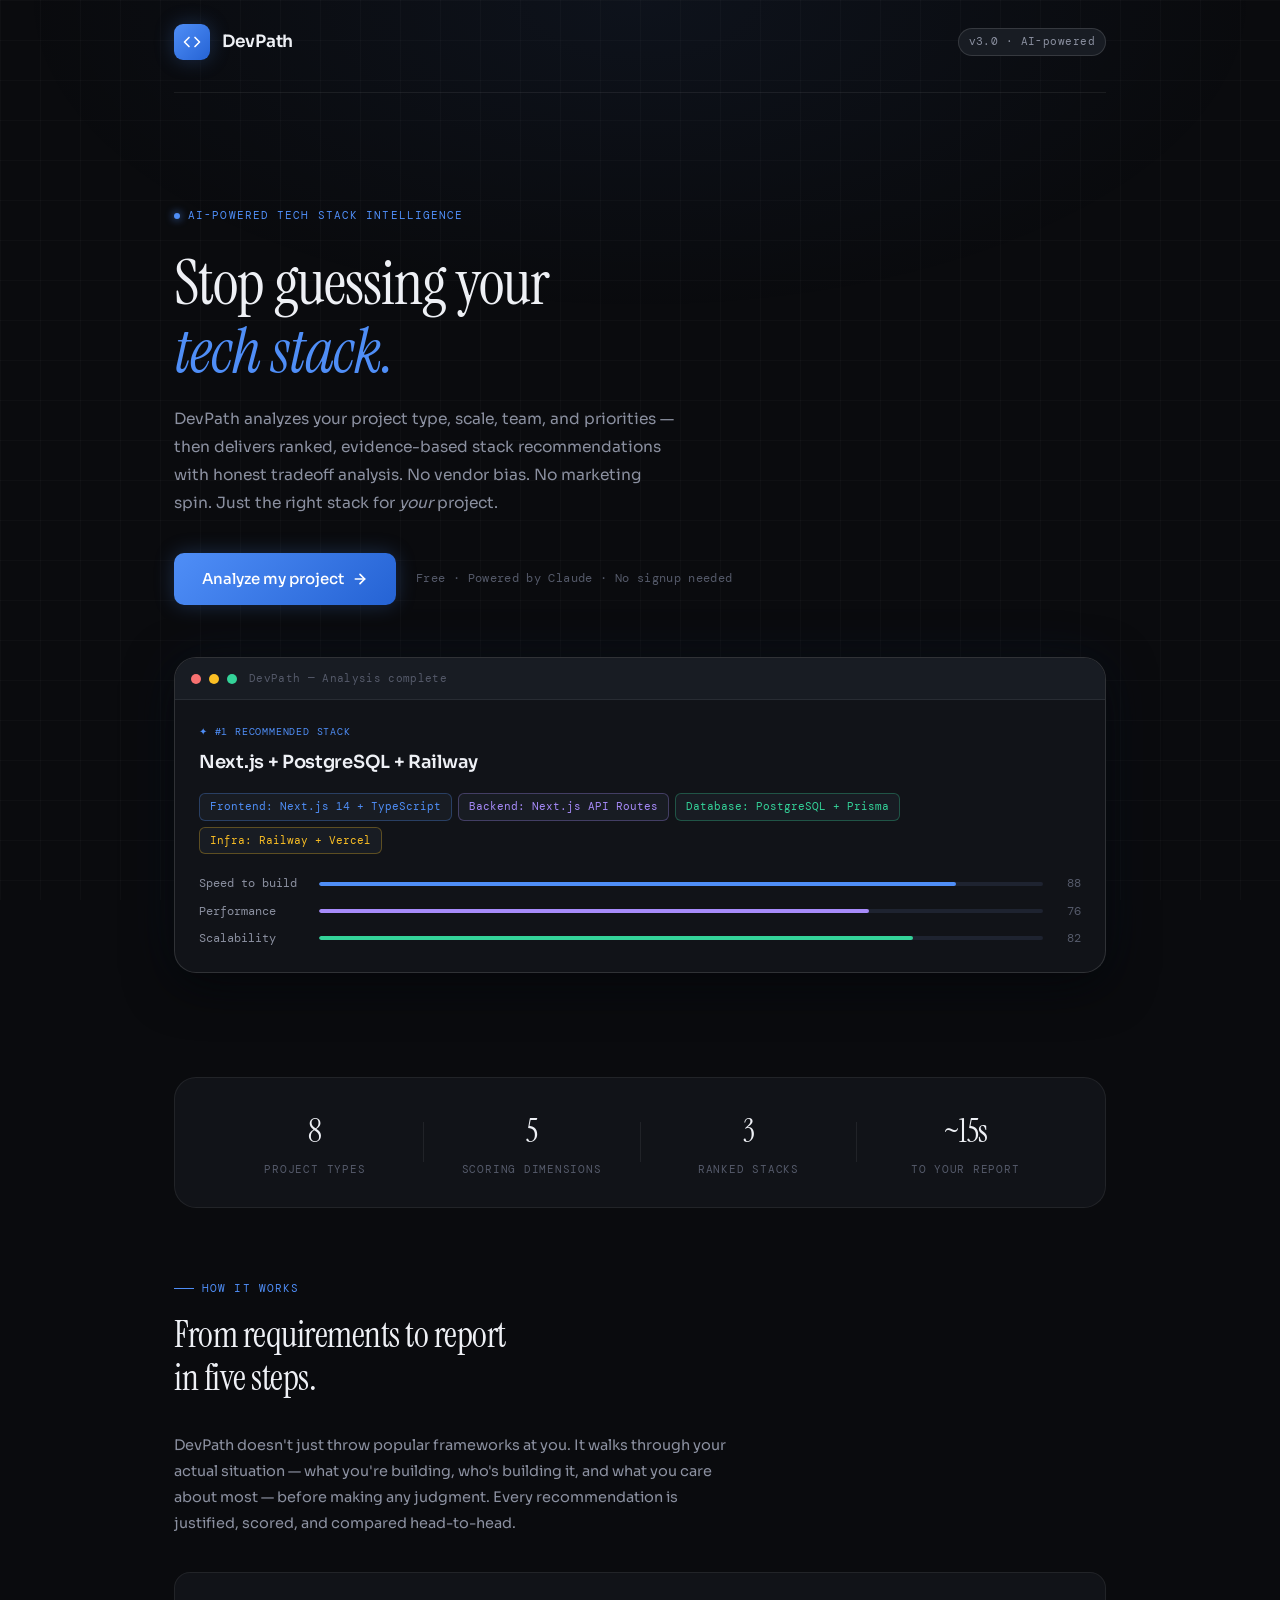
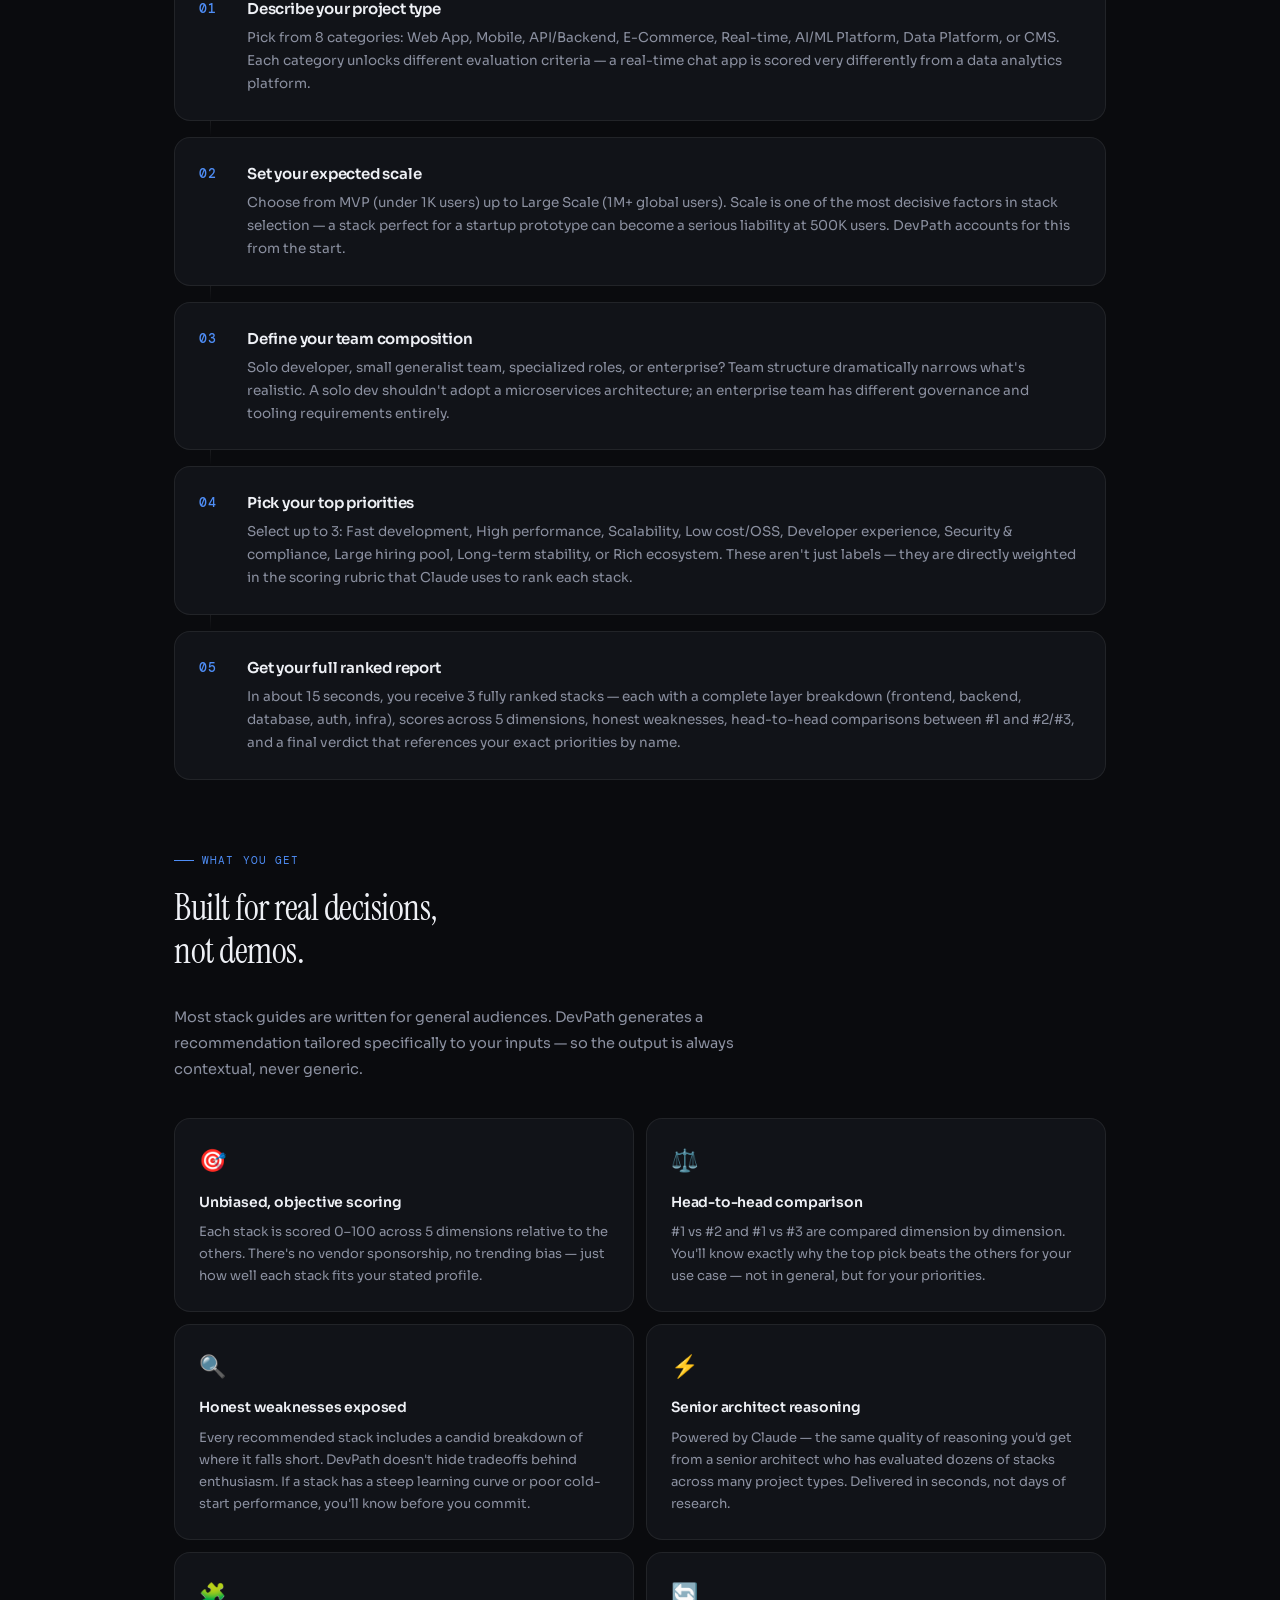
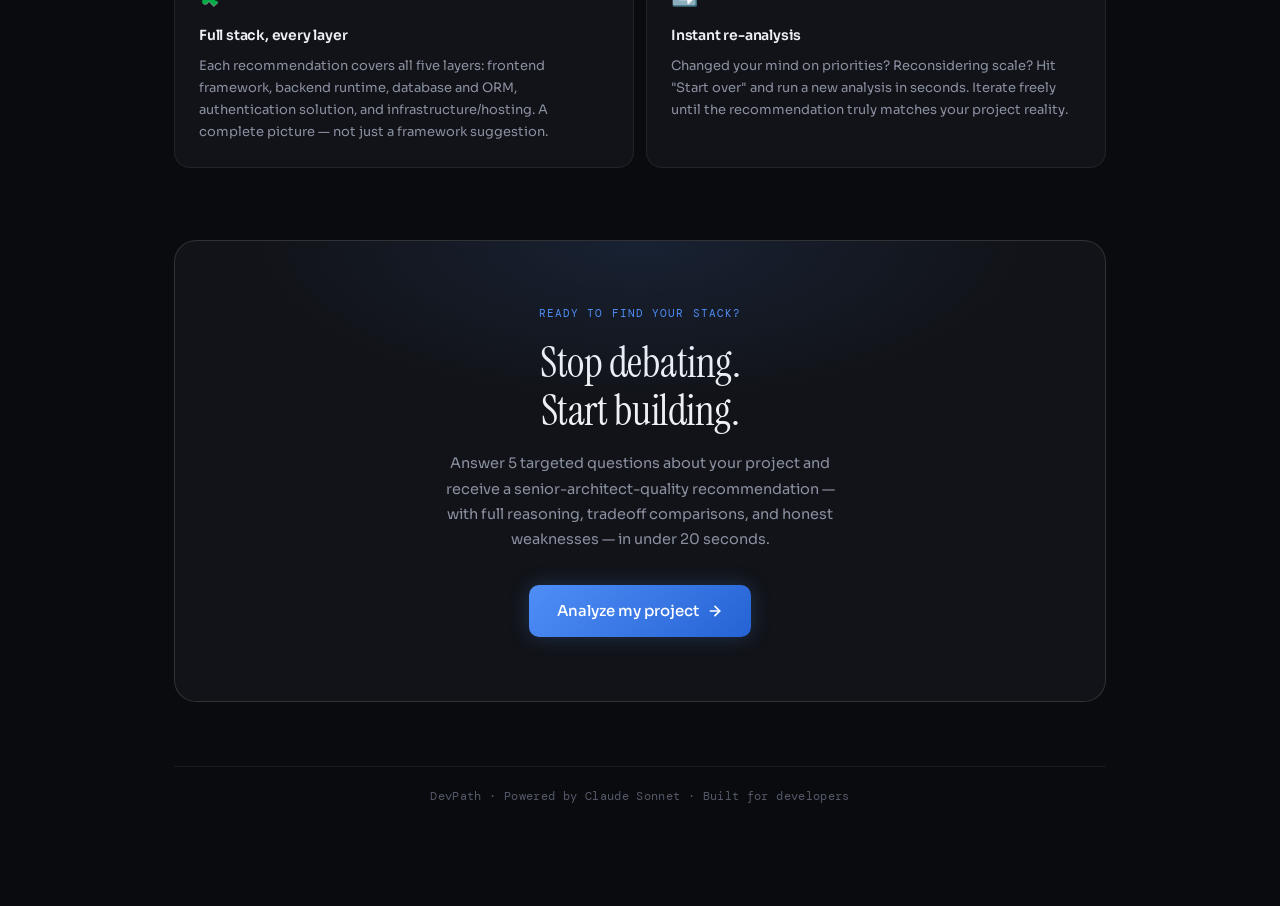
<file: index.html>
<!DOCTYPE html>
<html lang="en">
<head>
  <meta charset="UTF-8" />
  <meta name="viewport" content="width=device-width, initial-scale=1.0" />
  <title>DevPath — Tech Stack Recommender</title>
  <link rel="preconnect" href="https://fonts.googleapis.com" />
  <link rel="preconnect" href="https://fonts.gstatic.com" crossorigin />
  <link href="https://fonts.googleapis.com/css2?family=DM+Mono:ital,wght@0,300;0,400;0,500;1,300&family=Instrument+Serif:ital@0;1&family=Sora:wght@300;400;500;600;700&display=swap" rel="stylesheet" />
  <link rel="stylesheet" href="daaz.css" />
  <link rel="stylesheet" href="daazz.css" />
</head>
<body>

<div class="app-wrap">

  <!-- ── Nav ── -->
  <nav class="nav">
    <div class="nav-logo">
      <svg viewBox="0 0 24 24" fill="none" stroke="white" stroke-width="2.2" stroke-linecap="round" stroke-linejoin="round">
        <polyline points="16 18 22 12 16 6"/><polyline points="8 6 2 12 8 18"/>
      </svg>
    </div>
    <span class="nav-name">DevPath</span>
    <span class="nav-tag">v3.0 · AI-powered</span>
  </nav>

  <!-- ══════════════════════════════════════
       HERO
  ══════════════════════════════════════ -->
  <div class="hero">
    <div class="hero-eyebrow">
      <span class="hero-eyebrow-dot"></span>
      AI-Powered Tech Stack Intelligence
    </div>
    <h1 class="hero-title">Stop guessing your<br><em>tech stack.</em></h1>
    <p class="hero-desc">
      DevPath analyzes your project type, scale, team, and priorities — then delivers
      ranked, evidence-based stack recommendations with honest tradeoff analysis.
      No vendor bias. No marketing spin. Just the right stack for <em>your</em> project.
    </p>
    <div class="hero-cta-row">
      <a href="app.html" class="btn-primary btn-hero">
        <span>Analyze my project</span>
        <svg width="16" height="16" viewBox="0 0 24 24" fill="none" stroke="currentColor" stroke-width="2.5" stroke-linecap="round" stroke-linejoin="round">
          <line x1="5" y1="12" x2="19" y2="12"/><polyline points="12 5 19 12 12 19"/>
        </svg>
      </a>
      <div class="hero-cta-note">Free · Powered by Claude · No signup needed</div>
    </div>

    <!-- Preview Card -->
    <div class="hero-preview">
      <div class="preview-bar">
        <div class="preview-dot r"></div>
        <div class="preview-dot y"></div>
        <div class="preview-dot g"></div>
        <span class="preview-bar-label">DevPath — Analysis complete</span>
      </div>
      <div class="preview-body">
        <div class="preview-rec-badge">✦ #1 Recommended Stack</div>
        <div class="preview-stack-name">Next.js + PostgreSQL + Railway</div>
        <div class="preview-chips">
          <span class="preview-chip fe">Frontend: Next.js 14 + TypeScript</span>
          <span class="preview-chip be">Backend: Next.js API Routes</span>
          <span class="preview-chip db">Database: PostgreSQL + Prisma</span>
          <span class="preview-chip inf">Infra: Railway + Vercel</span>
        </div>
        <div class="preview-bars">
          <div class="preview-bar-row">
            <span>Speed to build</span>
            <div class="preview-track"><div class="preview-fill pf-speed" style="width:88%"></div></div>
            <span>88</span>
          </div>
          <div class="preview-bar-row">
            <span>Performance</span>
            <div class="preview-track"><div class="preview-fill pf-perf" style="width:76%"></div></div>
            <span>76</span>
          </div>
          <div class="preview-bar-row">
            <span>Scalability</span>
            <div class="preview-track"><div class="preview-fill pf-scale" style="width:82%"></div></div>
            <span>82</span>
          </div>
        </div>
      </div>
    </div>
  </div>

  <!-- ══════════════════════════════════════
       STATS BAR
  ══════════════════════════════════════ -->
  <div class="stats-bar">
    <div class="stat-item">
      <div class="stat-num">8</div>
      <div class="stat-label">Project types</div>
    </div>
    <div class="stat-divider"></div>
    <div class="stat-item">
      <div class="stat-num">5</div>
      <div class="stat-label">Scoring dimensions</div>
    </div>
    <div class="stat-divider"></div>
    <div class="stat-item">
      <div class="stat-num">3</div>
      <div class="stat-label">Ranked stacks</div>
    </div>
    <div class="stat-divider"></div>
    <div class="stat-item">
      <div class="stat-num">~15s</div>
      <div class="stat-label">To your report</div>
    </div>
  </div>

  <!-- ══════════════════════════════════════
       HOW IT WORKS
  ══════════════════════════════════════ -->
  <div class="how-section">
    <div class="how-eyebrow">How it works</div>
    <h2 class="how-title">From requirements to report<br>in five steps.</h2>
    <p class="how-subtitle">
      DevPath doesn't just throw popular frameworks at you. It walks through your actual situation —
      what you're building, who's building it, and what you care about most — before making any judgment.
      Every recommendation is justified, scored, and compared head-to-head.
    </p>

    <div class="how-steps">

      <div class="how-step">
        <div class="how-step-num">01</div>
        <div class="how-step-body">
          <div class="how-step-title">Describe your project type</div>
          <div class="how-step-desc">
            Pick from 8 categories: Web App, Mobile, API/Backend, E-Commerce, Real-time,
            AI/ML Platform, Data Platform, or CMS. Each category unlocks different evaluation
            criteria — a real-time chat app is scored very differently from a data analytics platform.
          </div>
        </div>
      </div>
      <div class="how-connector"></div>

      <div class="how-step">
        <div class="how-step-num">02</div>
        <div class="how-step-body">
          <div class="how-step-title">Set your expected scale</div>
          <div class="how-step-desc">
            Choose from MVP (under 1K users) up to Large Scale (1M+ global users). Scale is one of
            the most decisive factors in stack selection — a stack perfect for a startup prototype
            can become a serious liability at 500K users. DevPath accounts for this from the start.
          </div>
        </div>
      </div>
      <div class="how-connector"></div>

      <div class="how-step">
        <div class="how-step-num">03</div>
        <div class="how-step-body">
          <div class="how-step-title">Define your team composition</div>
          <div class="how-step-desc">
            Solo developer, small generalist team, specialized roles, or enterprise? Team structure
            dramatically narrows what's realistic. A solo dev shouldn't adopt a microservices
            architecture; an enterprise team has different governance and tooling requirements entirely.
          </div>
        </div>
      </div>
      <div class="how-connector"></div>

      <div class="how-step">
        <div class="how-step-num">04</div>
        <div class="how-step-body">
          <div class="how-step-title">Pick your top priorities</div>
          <div class="how-step-desc">
            Select up to 3: Fast development, High performance, Scalability, Low cost/OSS,
            Developer experience, Security &amp; compliance, Large hiring pool, Long-term stability,
            or Rich ecosystem. These aren't just labels — they are directly weighted in the scoring
            rubric that Claude uses to rank each stack.
          </div>
        </div>
      </div>
      <div class="how-connector"></div>

      <div class="how-step">
        <div class="how-step-num">05</div>
        <div class="how-step-body">
          <div class="how-step-title">Get your full ranked report</div>
          <div class="how-step-desc">
            In about 15 seconds, you receive 3 fully ranked stacks — each with a complete layer
            breakdown (frontend, backend, database, auth, infra), scores across 5 dimensions,
            honest weaknesses, head-to-head comparisons between #1 and #2/#3, and a final
            verdict that references your exact priorities by name.
          </div>
        </div>
      </div>

    </div>
  </div>

  <!-- ══════════════════════════════════════
       FEATURE GRID
  ══════════════════════════════════════ -->
  <div class="feat-section">
    <div class="how-eyebrow">What you get</div>
    <h2 class="how-title">Built for real decisions,<br>not demos.</h2>
    <p class="how-subtitle">
      Most stack guides are written for general audiences. DevPath generates a recommendation
      tailored specifically to your inputs — so the output is always contextual, never generic.
    </p>

    <div class="feat-grid">
      <div class="feat-card">
        <div class="feat-icon">🎯</div>
        <div class="feat-title">Unbiased, objective scoring</div>
        <div class="feat-desc">
          Each stack is scored 0–100 across 5 dimensions relative to the others. There's no
          vendor sponsorship, no trending bias — just how well each stack fits your stated profile.
        </div>
      </div>
      <div class="feat-card">
        <div class="feat-icon">⚖️</div>
        <div class="feat-title">Head-to-head comparison</div>
        <div class="feat-desc">
          #1 vs #2 and #1 vs #3 are compared dimension by dimension. You'll know exactly why
          the top pick beats the others for your use case — not in general, but for your priorities.
        </div>
      </div>
      <div class="feat-card">
        <div class="feat-icon">🔍</div>
        <div class="feat-title">Honest weaknesses exposed</div>
        <div class="feat-desc">
          Every recommended stack includes a candid breakdown of where it falls short. DevPath
          doesn't hide tradeoffs behind enthusiasm. If a stack has a steep learning curve or
          poor cold-start performance, you'll know before you commit.
        </div>
      </div>
      <div class="feat-card">
        <div class="feat-icon">⚡</div>
        <div class="feat-title">Senior architect reasoning</div>
        <div class="feat-desc">
          Powered by Claude — the same quality of reasoning you'd get from a senior architect
          who has evaluated dozens of stacks across many project types. Delivered in seconds,
          not days of research.
        </div>
      </div>
      <div class="feat-card">
        <div class="feat-icon">🧩</div>
        <div class="feat-title">Full stack, every layer</div>
        <div class="feat-desc">
          Each recommendation covers all five layers: frontend framework, backend runtime,
          database and ORM, authentication solution, and infrastructure/hosting. A complete
          picture — not just a framework suggestion.
        </div>
      </div>
      <div class="feat-card">
        <div class="feat-icon">🔄</div>
        <div class="feat-title">Instant re-analysis</div>
        <div class="feat-desc">
          Changed your mind on priorities? Reconsidering scale? Hit "Start over" and run a
          new analysis in seconds. Iterate freely until the recommendation truly matches your
          project reality.
        </div>
      </div>
    </div>
  </div>

  <!-- ══════════════════════════════════════
       BOTTOM CTA
  ══════════════════════════════════════ -->
  <div class="bottom-cta">
    <div class="bottom-cta-glow"></div>
    <div class="bottom-cta-label">Ready to find your stack?</div>
    <h2 class="bottom-cta-title">Stop debating.<br>Start building.</h2>
    <p class="bottom-cta-desc">
      Answer 5 targeted questions about your project and receive a senior-architect-quality
      recommendation — with full reasoning, tradeoff comparisons, and honest weaknesses —
      in under 20 seconds.
    </p>
    <a href="app.html" class="btn-primary btn-hero">
      <span>Analyze my project</span>
      <svg width="16" height="16" viewBox="0 0 24 24" fill="none" stroke="currentColor" stroke-width="2.5" stroke-linecap="round" stroke-linejoin="round">
        <line x1="5" y1="12" x2="19" y2="12"/><polyline points="12 5 19 12 12 19"/>
      </svg>
    </a>
  </div>

  <footer>DevPath · Powered by Claude Sonnet · Built for developers</footer>

</div><!-- /app-wrap -->

</body>
</html>
</file>
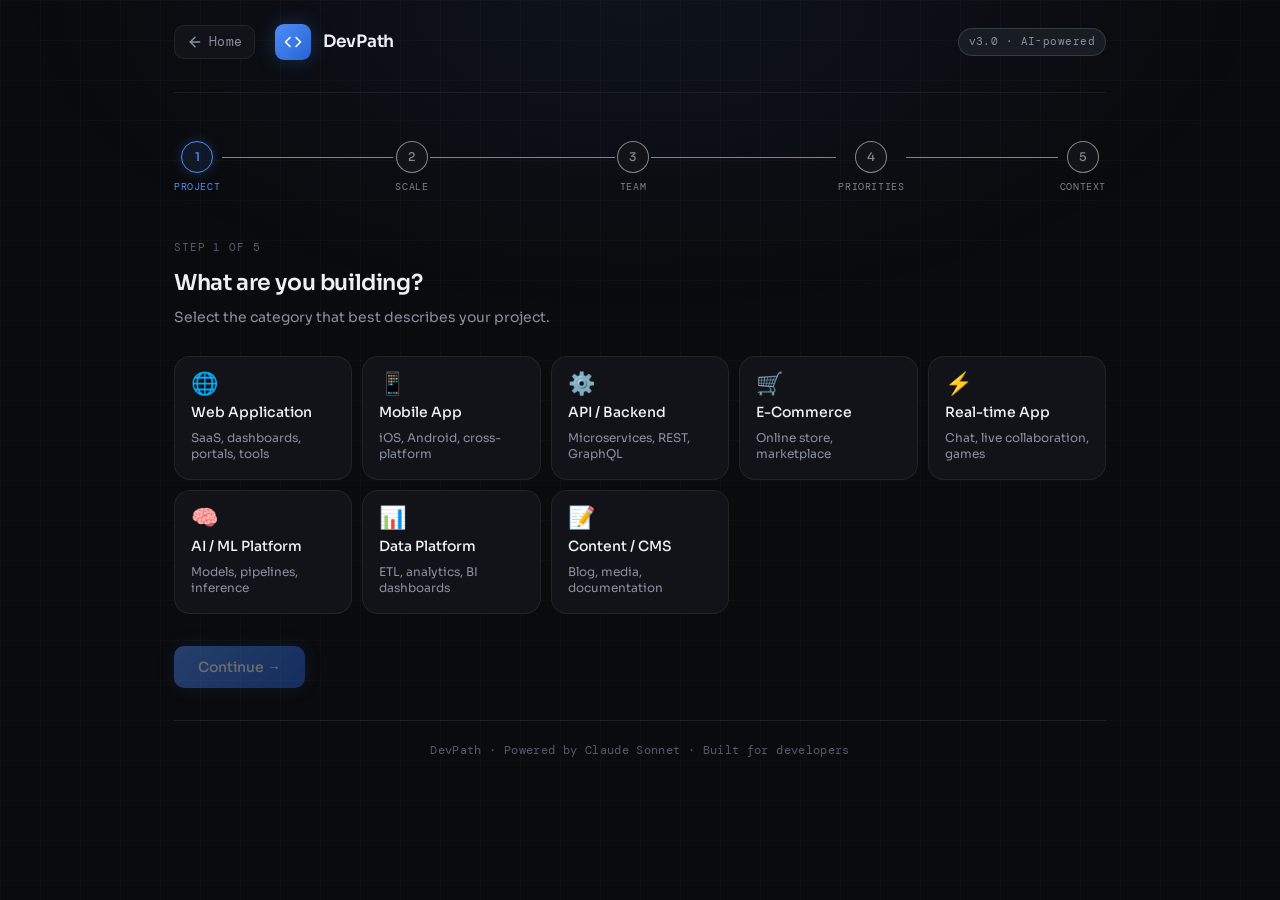
<file: app.html>
<!DOCTYPE html>
<html lang="en">
<head>
  <meta charset="UTF-8" />
  <meta name="viewport" content="width=device-width, initial-scale=1.0" />
  <title>DevPath — Analyze Your Stack</title>
  <link rel="preconnect" href="https://fonts.googleapis.com" />
  <link rel="preconnect" href="https://fonts.gstatic.com" crossorigin />
  <link href="https://fonts.googleapis.com/css2?family=DM+Mono:ital,wght@0,300;0,400;0,500;1,300&family=Instrument+Serif:ital@0;1&family=Sora:wght@300;400;500;600;700&display=swap" rel="stylesheet" />
  <link rel="stylesheet" href="daaz.css" />
  <link rel="stylesheet" href="daazz.css" />
</head>
<body>

<div class="app-wrap">

  <!-- ── Nav ── -->
  <nav class="nav">
    <a href="index.html" class="nav-home-btn" title="Back to home">
      <svg width="16" height="16" viewBox="0 0 24 24" fill="none" stroke="currentColor" stroke-width="2.2" stroke-linecap="round" stroke-linejoin="round">
        <line x1="19" y1="12" x2="5" y2="12"/><polyline points="12 19 5 12 12 5"/>
      </svg>
      Home
    </a>
    <div class="nav-logo">
      <svg viewBox="0 0 24 24" fill="none" stroke="white" stroke-width="2.2" stroke-linecap="round" stroke-linejoin="round">
        <polyline points="16 18 22 12 16 6"/><polyline points="8 6 2 12 8 18"/>
      </svg>
    </div>
    <span class="nav-name">DevPath</span>
    <span class="nav-tag">v3.0 · AI-powered</span>
  </nav>

  <!-- ══════════════════════════════════════
       WIZARD
  ══════════════════════════════════════ -->
  <div id="mainApp">

    <!-- Step Indicator -->
    <div class="step-bar" id="stepBar">
      <div class="step-item">
        <div class="step-dot-wrap">
          <div class="step-dot active" id="sd1"><span>1</span></div>
          <div class="step-label active" id="sl1">Project</div>
        </div>
        <div class="step-connector" id="sc1"></div>
      </div>
      <div class="step-item">
        <div class="step-dot-wrap">
          <div class="step-dot" id="sd2"><span>2</span></div>
          <div class="step-label" id="sl2">Scale</div>
        </div>
        <div class="step-connector" id="sc2"></div>
      </div>
      <div class="step-item">
        <div class="step-dot-wrap">
          <div class="step-dot" id="sd3"><span>3</span></div>
          <div class="step-label" id="sl3">Team</div>
        </div>
        <div class="step-connector" id="sc3"></div>
      </div>
      <div class="step-item">
        <div class="step-dot-wrap">
          <div class="step-dot" id="sd4"><span>4</span></div>
          <div class="step-label" id="sl4">Priorities</div>
        </div>
        <div class="step-connector" id="sc4"></div>
      </div>
      <div class="step-item">
        <div class="step-dot-wrap">
          <div class="step-dot" id="sd5"><span>5</span></div>
          <div class="step-label" id="sl5">Context</div>
        </div>
      </div>
    </div>

    <!-- ── Step 1: Project Type ── -->
    <div class="section active" id="step1">
      <div class="q-eyebrow">Step 1 of 5</div>
      <h2 class="q-title">What are you building?</h2>
      <p class="q-sub">Select the category that best describes your project.</p>
      <div class="option-grid">
        <div class="option-card" data-val="web_app" onclick="pick(this,'type',1)">
          <span class="oc-icon">🌐</span>
          <span class="oc-name">Web Application</span>
          <span class="oc-hint">SaaS, dashboards, portals, tools</span>
        </div>
        <div class="option-card" data-val="mobile_app" onclick="pick(this,'type',1)">
          <span class="oc-icon">📱</span>
          <span class="oc-name">Mobile App</span>
          <span class="oc-hint">iOS, Android, cross-platform</span>
        </div>
        <div class="option-card" data-val="api_backend" onclick="pick(this,'type',1)">
          <span class="oc-icon">⚙️</span>
          <span class="oc-name">API / Backend</span>
          <span class="oc-hint">Microservices, REST, GraphQL</span>
        </div>
        <div class="option-card" data-val="ecommerce" onclick="pick(this,'type',1)">
          <span class="oc-icon">🛒</span>
          <span class="oc-name">E-Commerce</span>
          <span class="oc-hint">Online store, marketplace</span>
        </div>
        <div class="option-card" data-val="realtime" onclick="pick(this,'type',1)">
          <span class="oc-icon">⚡</span>
          <span class="oc-name">Real-time App</span>
          <span class="oc-hint">Chat, live collaboration, games</span>
        </div>
        <div class="option-card" data-val="ml_ai" onclick="pick(this,'type',1)">
          <span class="oc-icon">🧠</span>
          <span class="oc-name">AI / ML Platform</span>
          <span class="oc-hint">Models, pipelines, inference</span>
        </div>
        <div class="option-card" data-val="data_platform" onclick="pick(this,'type',1)">
          <span class="oc-icon">📊</span>
          <span class="oc-name">Data Platform</span>
          <span class="oc-hint">ETL, analytics, BI dashboards</span>
        </div>
        <div class="option-card" data-val="cms" onclick="pick(this,'type',1)">
          <span class="oc-icon">📝</span>
          <span class="oc-name">Content / CMS</span>
          <span class="oc-hint">Blog, media, documentation</span>
        </div>
      </div>
      <div class="nav-row">
        <button class="btn-primary" id="next1" disabled onclick="goStep(2)">Continue →</button>
        <span class="progress-hint" id="prog1"></span>
      </div>
    </div>

    <!-- ── Step 2: Scale ── -->
    <div class="section" id="step2">
      <div class="q-eyebrow">Step 2 of 5</div>
      <h2 class="q-title">Expected scale?</h2>
      <p class="q-sub">This shapes infrastructure, database, and architecture choices significantly.</p>
      <div class="option-grid">
        <div class="option-card" data-val="mvp" onclick="pick(this,'scale',2)">
          <span class="oc-icon">🌱</span>
          <span class="oc-name">MVP / Prototype</span>
          <span class="oc-hint">Validate fast. Under 1K users.</span>
        </div>
        <div class="option-card" data-val="small" onclick="pick(this,'scale',2)">
          <span class="oc-icon">🚀</span>
          <span class="oc-name">Small Scale</span>
          <span class="oc-hint">1K – 50K monthly active users</span>
        </div>
        <div class="option-card" data-val="medium" onclick="pick(this,'scale',2)">
          <span class="oc-icon">🏢</span>
          <span class="oc-name">Medium Scale</span>
          <span class="oc-hint">50K – 1M monthly active users</span>
        </div>
        <div class="option-card" data-val="large" onclick="pick(this,'scale',2)">
          <span class="oc-icon">🌍</span>
          <span class="oc-name">Large Scale</span>
          <span class="oc-hint">1M+ users, global distribution</span>
        </div>
      </div>
      <div class="nav-row">
        <button class="btn-back" onclick="goStep(1)">← Back</button>
        <button class="btn-primary" id="next2" disabled onclick="goStep(3)">Continue →</button>
      </div>
    </div>

    <!-- ── Step 3: Team ── -->
    <div class="section" id="step3">
      <div class="q-eyebrow">Step 3 of 5</div>
      <h2 class="q-title">Your team situation?</h2>
      <p class="q-sub">Team size and composition heavily influence which stacks are realistic to maintain.</p>
      <div class="option-grid">
        <div class="option-card" data-val="solo" onclick="pick(this,'team',3)">
          <span class="oc-icon">👤</span>
          <span class="oc-name">Solo Developer</span>
          <span class="oc-hint">Just me, wearing all hats</span>
        </div>
        <div class="option-card" data-val="small_team" onclick="pick(this,'team',3)">
          <span class="oc-icon">👥</span>
          <span class="oc-name">Small Team</span>
          <span class="oc-hint">2–5 devs, generalist roles</span>
        </div>
        <div class="option-card" data-val="specialized" onclick="pick(this,'team',3)">
          <span class="oc-icon">🎯</span>
          <span class="oc-name">Specialized Team</span>
          <span class="oc-hint">Dedicated FE / BE / Ops roles</span>
        </div>
        <div class="option-card" data-val="enterprise" onclick="pick(this,'team',3)">
          <span class="oc-icon">🏛️</span>
          <span class="oc-name">Enterprise Team</span>
          <span class="oc-hint">10+ devs, governance & compliance</span>
        </div>
      </div>
      <div class="nav-row">
        <button class="btn-back" onclick="goStep(2)">← Back</button>
        <button class="btn-primary" id="next3" disabled onclick="goStep(4)">Continue →</button>
      </div>
    </div>

    <!-- ── Step 4: Priorities ── -->
    <div class="section" id="step4">
      <div class="q-eyebrow">Step 4 of 5</div>
      <h2 class="q-title">What matters most?</h2>
      <p class="q-sub">Select up to 3 priorities. These are weighted heavily in the recommendation.</p>
      <div class="tag-grid">
        <div class="tag-pill" data-val="speed_dev" onclick="togglePriority(this)">⚡ Fast development</div>
        <div class="tag-pill" data-val="performance" onclick="togglePriority(this)">🔥 High performance</div>
        <div class="tag-pill" data-val="scalability" onclick="togglePriority(this)">📈 Scalability</div>
        <div class="tag-pill" data-val="cost" onclick="togglePriority(this)">💰 Low cost / OSS</div>
        <div class="tag-pill" data-val="dx" onclick="togglePriority(this)">🧑‍💻 Developer experience</div>
        <div class="tag-pill" data-val="security" onclick="togglePriority(this)">🔒 Security & compliance</div>
        <div class="tag-pill" data-val="hiring" onclick="togglePriority(this)">🌐 Large hiring pool</div>
        <div class="tag-pill" data-val="longevity" onclick="togglePriority(this)">🏗️ Long-term stability</div>
        <div class="tag-pill" data-val="ecosystem" onclick="togglePriority(this)">📦 Rich ecosystem</div>
      </div>
      <div class="nav-row">
        <button class="btn-back" onclick="goStep(3)">← Back</button>
        <button class="btn-primary" id="next4" disabled onclick="goStep(5)">Continue →</button>
        <span class="progress-hint" id="prog4">0 / 3 selected</span>
      </div>
    </div>

    <!-- ── Step 5: Context ── -->
    <div class="section" id="step5">
      <div class="q-eyebrow">Step 5 of 5</div>
      <h2 class="q-title">Any additional context?</h2>
      <p class="q-sub">Optional, but highly recommended. Mention existing languages, infrastructure, constraints, or goals.</p>
      <textarea
        id="extraCtx"
        class="dp-textarea"
        placeholder="e.g. Our team knows Python but is open to learning. We're on AWS, prefer open source, and need strong TypeScript support. Budget is tight — managed services are okay but not if they get expensive at scale."
      ></textarea>
      <div class="nav-row">
        <button class="btn-back" onclick="goStep(4)">← Back</button>
        <button class="btn-primary" onclick="analyze()">Analyze my stack →</button>
      </div>
    </div>

    <!-- ── Loading ── -->
    <div class="section" id="stepLoading">
      <div style="padding: 80px 0; text-align: center;">
        <div class="loader-ring"></div>
        <div class="loader-status" id="loaderStatus">Analyzing your requirements...</div>
        <div class="loader-sub">This takes about 10–20 seconds</div>
      </div>
    </div>

    <!-- ── Results ── -->
    <div class="section" id="stepResult">
      <div id="resultContent"></div>
      <div class="restart-area">
        <p>Want to evaluate a different project?</p>
        <div class="restart-btn-row">
          <button class="btn-restart" onclick="restart()">↺ Analyze another</button>
          <a href="index.html" class="btn-restart">← Back to home</a>
        </div>
      </div>
    </div>

  </div><!-- /mainApp -->

  <footer>DevPath · Powered by Claude Sonnet · Built for developers</footer>

</div><!-- /app-wrap -->

<script src="daaz.js"></script>

</body>
</html>
</file>
<file: daaz.css>
/* ── Reset & Base ── */
    *, *::before, *::after { box-sizing: border-box; margin: 0; padding: 0; }
    html { scroll-behavior: smooth; }

    :root {
      --bg:        #0a0b0e;
      --bg-2:      #111318;
      --bg-3:      #181c23;
      --bg-4:      #1e2330;
      --bg-5:      #acb2c2;
      --border:    rgba(255,255,255,0.07);
      --border-md: rgba(255,255,255,0.13);
      --border-md2: rgba(255, 255, 255, 0.486);
      --border-hi: rgba(255,255,255,0.22);
      --text:      #eef0f5;
      --text-2:    #8b90a0;
      --text-3:    #555a6a;
      --accent:    #4f8ef7;
      --accent-2:  #2563d4;
      --accent-bg: rgba(79,142,247,0.10);
      --accent-glow: rgba(79,142,247,0.25);
      --green:     #34d399;
      --green-bg:  rgba(52,211,153,0.10);
      --amber:     #fbbf24;
      --amber-bg:  rgba(251,191,36,0.10);
      --red:       #f87171;
      --red-bg:    rgba(248,113,113,0.10);
      --purple:    #a78bfa;
      --purple-bg: rgba(167,139,250,0.10);
      --r-sm: 6px;
      --r:    10px;
      --r-lg: 16px;
      --r-xl: 22px;
      --font-body: 'Sora', sans-serif;
      --font-display: 'Instrument Serif', Georgia, serif;
      --font-mono: 'DM Mono', 'Courier New', monospace;
      --shadow-sm: 0 1px 3px rgba(0,0,0,0.4);
      --shadow:    0 4px 20px rgba(0,0,0,0.5);
      --shadow-lg: 0 12px 48px rgba(0,0,0,0.7);
    }

    body {
      background: var(--bg);
      color: var(--text);
      font-family: var(--font-body);
      min-height: 100vh;
      line-height: 1.6;
      overflow-x: hidden;
    }

    /* ── Background Grid ── */
    body::before {
      content: '';
      position: fixed; 
      inset: 0; 
      z-index: 0;
      background-image:
        linear-gradient(rgba(255,255,255,0.022) 1px, transparent 1px),
        linear-gradient(90deg, rgba(255,255,255,0.022) 1px, transparent 1px);
      background-size: 40px 40px;
      pointer-events: none;
    }
    body::after {
      content: '';
      position: fixed; 
      inset: 0; 
      z-index: 0;
      background: radial-gradient(ellipse 70% 50% at 50% 0%, rgba(79,142,247,0.06) 0%, transparent 70%);
      pointer-events: none;
    }

    /* ── Layout ── */
    .app-wrap {
      position: relative; 
      z-index: 1;
      max-width: auto;
      margin-inline: 150px;
      padding: 0 24px 80px;
    }

    /* ── Nav ── */
    .nav {
      display: flex; 
      align-items: center; 
      gap: 12px;
      padding: 24px 0 32px;
      border-bottom: 1px solid var(--border);
      margin-bottom: 48px;
    }
    .nav-logo {
      width: 36px; 
      height: 36px; 
      border-radius: 9px;
      background: linear-gradient(135deg, var(--accent), var(--accent-2));
      display: flex; 
      align-items: center; 
      justify-content: center;
      box-shadow: 0 0 20px var(--accent-glow);
    }
    .nav-logo svg { 
      width: 18px; 
      height: 18px; 
    }
    .nav-name { 
      font-size: 17px; 
      font-weight: 600; 
      letter-spacing: -0.3px; 
    }
    .nav-tag {
      margin-left: auto;
      font-family: var(--font-mono); 
      font-size: 11px;
      padding: 4px 10px; 
      border-radius: 20px;
      border: 1px solid var(--border-md);
      color: var(--text-2); 
      background: var(--bg-3);
      letter-spacing: 0.04em;
    }

    /* ── API Key Gate ── */
    #apiGate {
      padding: 40px 0;
    }
    .gate-eyebrow {
      font-family: var(--font-mono); 
      font-size: 11px;
      text-transform: uppercase; 
      letter-spacing: 0.1em;
      color: var(--accent); 
      margin-bottom: 16px;
      display: flex; 
      align-items: center; 
      gap: 8px;
    }
    .gate-eyebrow::before {
      content: ''; 
      width: 20px; 
      height: 1px; 
      background: var(--accent);
    }
    .gate-title {
      font-family: var(--font-display);
      font-size: clamp(32px, 5vw, 52px);
      line-height: 1.15; 
      font-weight: 400;
      letter-spacing: -0.5px;
      margin-bottom: 16px;
    }
    .gate-title em { 
      font-style: italic; 
      color: var(--accent); 
    }
    .gate-desc {
      font-size: 15px; 
      color: var(--text-2); 
      line-height: 1.75;
      max-width: 520px; 
      margin-bottom: 36px;
    }
    .gate-features {
      display: grid; 
      grid-template-columns: 1fr 1fr;
      gap: 10px; 
      margin-bottom: 40px;
    }
    .gate-feat {
      display: flex; 
      align-items: flex-start; 
      gap: 10px;
      padding: 14px 16px;
      background: var(--bg-2); 
      border: 1px solid var(--border);
      border-radius: var(--r); 
      font-size: 13px; 
      line-height: 1.5;
    }
    .gate-feat-icon { 
      font-size: 16px; 
      flex-shrink: 0; 
      margin-top: 1px; 
    }
    .gate-feat-text { 
      color: var(--text-2); 
    }
    .gate-feat-text strong { 
      color: var(--text); 
      display: block; 
      font-weight: 500; 
      margin-bottom: 2px; }

    .key-form { 
      display: flex; 
      flex-direction: column; 
      gap: 10px; 
      max-width: 480px; }
    .key-label { 
      font-size: 13px; 
      font-weight: 500; 
      color: var(--text-2); 
    }
    .key-input-row { 
      display: flex; 
      gap: 10px; 
    }
    .key-input {
      flex: 1; 
      padding: 12px 16px;
      background: var(--bg-2); 
      border: 1px solid var(--border-md);
      border-radius: var(--r); 
      font-size: 14px; 
      font-family: var(--font-mono);
      color: var(--text); 
      outline: none; 
      transition: border-color 0.2s, box-shadow 0.2s;
      letter-spacing: 0.03em;
    }
    .key-input:focus { 
      border-color: var(--accent); 
      box-shadow: 0 0 0 3px var(--accent-glow); 
    }
    .key-input::placeholder { 
      color: var(--text-3); 
      letter-spacing: 0; 
      font-family: var(--font-body); 
    }
    .btn-primary {
      padding: 12px 24px;
      background: linear-gradient(135deg, var(--accent), var(--accent-2));
      border: none; 
      border-radius: var(--r);
      font-size: 14px; 
      font-weight: 500; 
      font-family: var(--font-body);
      color: #fff; 
      cursor: pointer;
      transition: transform 0.15s, box-shadow 0.15s;
      white-space: nowrap;
      box-shadow: 0 0 20px var(--accent-glow);
    }
    .btn-primary:hover { 
      transform: translateY(-1px); 
      box-shadow: 0 4px 24px var(--accent-glow); 
    }
    .btn-primary:active { 
      transform: translateY(0); 
    }
    .btn-primary:disabled { 
      opacity: 0.4; 
      cursor: not-allowed; 
      transform: none; 
    }
    .key-hint {
      font-size: 12px; 
      color: var(--text-3); 
      line-height: 1.5;
    }
    .key-hint a { 
      color: var(--accent); 
      text-decoration: none; 
    }
    .key-hint a:hover { 
      text-decoration: underline; 
    }
    .key-error { 
      font-size: 13px; 
      color: var(--red); 
      margin-top: 6px; 
      display: none; 
    }

    /* ── Main App ── */
    #mainApp { display: block; }

    /* ── Step Indicator ── */
    .step-bar {
      display: flex; 
      align-items: center; 
      gap: 0;
      margin-bottom: 44px; 
      position: relative;
    }
    .step-item { 
      display: flex; 
      align-items: center; 
      flex: 1; 
    }
    .step-item:last-child { flex: 0; }
    .step-dot-wrap {
      display: flex; 
      flex-direction: column; 
      align-items: center; 
      gap: 6px;
      position: relative; 
      z-index: 1;
    }
    .step-dot {
      width: 32px; 
      height: 32px; 
      border-radius: 50%;
      border: 1px solid var(--border-md2);
      background: var(--bg-2);
      display: flex; 
      align-items: center; 
      justify-content: center;
      font-size: 12px; 
      font-weight: 500; 
      color: var(--border-md2);
      transition: all 0.3s; 
      flex-shrink: 0;
    }
    .step-dot.active { 
      border-color: var(--accent); 
      background: var(--accent-bg); 
      color: var(--accent); 
      box-shadow: 0 0 12px var(--accent-glow); 
    }
    .step-dot.done { 
      border-color: var(--green); 
      background: var(--green-bg); 
      color: var(--green); 
    }
    .step-dot.done::after { 
      content: '✓'; 
      font-size: 13px; 
    }
    .step-dot.done span { display: none; }
    .step-connector { 
      flex: 1; 
      height: 1px; 
      background: var(--border-md2); 
      margin: 0 2px; 
      margin-bottom: 22px; 
      transition: background 0.3s; }
    .step-connector.done { 
      background: var(--green); 
      opacity: 0.4; 
    }
    .step-label { 
      font-size: 10px; 
      color: var(--border-md2); 
      font-family: var(--font-mono); 
      text-transform: uppercase; 
      letter-spacing: 0.06em; 
      white-space: nowrap; }
    .step-label.active { color: var(--accent); }
    .step-label.done { color: var(--green); }

    /* ── Section Panels ── */
    .section { 
      display: none; 
      animation: slideUp 0.35s cubic-bezier(0.16,1,0.3,1); }
    .section.active { display: block; }
    @keyframes slideUp { 
      from { opacity: 0; transform: translateY(12px); } to { opacity: 1; transform: translateY(0); } 
    }

    .q-eyebrow {
      font-family: var(--font-mono); 
      font-size: 11px;
      text-transform: uppercase; 
      letter-spacing: 0.08em;
      color: var(--text-3); 
      margin-bottom: 8px;
    }
    .q-title { 
      font-size: 22px; 
      font-weight: 600; 
      letter-spacing: -0.4px; 
      margin-bottom: 6px; }
    .q-sub { 
      font-size: 14px; 
      color: var(--text-2); 
      margin-bottom: 28px; 
      line-height: 1.6; }

    /* ── Option Cards ── */
    .option-grid {
      display: grid;
      grid-template-columns: repeat(auto-fill, minmax(160px, 1fr));
      gap: 10px; 
      margin-bottom: 32px;
    }
    .option-card {
      padding: 16px; 
      border-radius: var(--r-lg);
      border: 1px solid var(--border); 
      background: var(--bg-2);
      cursor: pointer; 
      transition: all 0.2s; 
      display: flex; 
      flex-direction: column; 
      gap: 6px;
      user-select: none;
    }
    .option-card:hover { 
      border-color: var(--border-hi); 
      background: var(--bg-3); 
      transform: translateY(-1px); 
    }
    .option-card.selected {
      border-color: var(--accent); 
      background: var(--accent-bg);
      box-shadow: 0 0 16px var(--accent-glow);
    }
    .oc-icon { 
      font-size: 22px; 
      line-height: 1; 
    }
    .oc-name { 
      font-size: 14px; 
      font-weight: 500; 
      color: var(--text); 
    }
    .oc-hint { 
      font-size: 12px; 
      color: var(--text-2); 
      line-height: 1.4; 
    }

    /* ── Tag Pills ── */
    .tag-grid { 
      display: flex; 
      flex-wrap: wrap; 
      gap: 8px; 
      margin-bottom: 32px; 
    }
    .tag-pill {
      padding: 8px 16px; 
      border-radius: 24px;
      border: 1px solid var(--border-md); 
      background: var(--bg-2);
      font-size: 13px; 
      cursor: pointer;
      transition: all 0.2s; 
      user-select: none; 
      color: var(--text-2);
    }
    .tag-pill:hover { 
      border-color: var(--border-hi); 
      color: var(--text); 
    }
    .tag-pill.selected { 
      border-color: var(--accent); 
      background: var(--accent-bg); 
      color: var(--accent); 
      font-weight: 500; 
    }

    /* ── Textarea ── */
    .dp-textarea {
      width: 100%; 
      min-height: 100px; 
      padding: 14px 16px;
      background: var(--bg-2); 
      border: 1px solid var(--border-md);
      border-radius: var(--r-lg); 
      font-size: 14px; 
      font-family: var(--font-body);
      color: var(--text); 
      outline: none; 
      resize: vertical;
      line-height: 1.7; 
      transition: border-color 0.2s, box-shadow 0.2s;
      margin-bottom: 28px;
    }
    .dp-textarea:focus { 
      border-color: var(--accent); 
      box-shadow: 0 0 0 3px var(--accent-glow); 
    }
    .dp-textarea::placeholder { color: var(--text-3); }

    /* ── Nav Buttons ── */
    .nav-row { 
      display: flex; 
      gap: 10px; 
      align-items: center; 
    }
    .btn-back {
      padding: 11px 20px;
      border: 1px solid var(--border-md); 
      border-radius: var(--r);
      background: transparent; 
      font-size: 14px; 
      cursor: pointer;
      color: var(--text-2); 
      font-family: var(--font-body);
      transition: all 0.2s;
    }
    .btn-back:hover { 
      border-color: var(--border-hi); 
      color: var(--text); 
    }
    .progress-hint { 
      font-size: 12px; 
      color: var(--text-3); 
      margin-left: auto; 
      font-family: var(--font-mono); 
    }

    /* ── Loading ── */
    #stepLoading {
      padding: 80px 0; 
      text-align: center;
    }
    .loader-ring {
      width: 48px; 
      height: 48px; 
      border-radius: 50%;
      border: 2px solid var(--border-md);
      border-top-color: var(--accent);
      animation: spin 0.8s linear infinite;
      margin: 0 auto 20px;
    }
    @keyframes spin { to { transform: rotate(360deg); } }
    .loader-status { 
      font-family: var(--font-mono); 
      font-size: 13px; color: var(--text-2); 
    }
    .loader-sub { 
      font-size: 12px; 
      color: var(--text-3); 
      margin-top: 6px; 
    }

    /* ── Results ── */
    .result-intro { margin-bottom: 36px; }
    .result-eyebrow {
      display: flex; 
      align-items: center; 
      gap: 8px;
      font-family: var(--font-mono); 
      font-size: 11px;
      text-transform: uppercase; 
      letter-spacing: 0.08em; 
      color: var(--green);
      margin-bottom: 12px;
    }
    .result-eyebrow::before { 
      content: ''; 
      width: 16px; 
      height: 1px; 
      background: var(--green); 
    }
    .result-title { 
      font-family: var(--font-display); 
      font-size: 32px; 
      font-weight: 400; 
      letter-spacing: -0.3px; 
      margin-bottom: 8px; 
    }
    .result-sub { 
      font-size: 14px; 
      color: var(--text-2); 
      line-height: 1.7; 
    }

    /* ── Stack Card ── */
    .stack-card {
      border: 1px solid var(--border);
      border-radius: var(--r-xl); 
      padding: 24px;
      margin-bottom: 16px; 
      background: var(--bg-2);
      transition: border-color 0.3s;
    }
    .stack-card.recommended {
      border-color: var(--accent);
      background: linear-gradient(160deg, var(--bg-3) 0%, var(--bg-2) 100%);
      box-shadow: 0 0 32px var(--accent-glow), inset 0 0 40px rgba(79,142,247,0.03);
    }
    .stack-header { 
      display: flex; 
      align-items: flex-start; 
      gap: 14px; 
      margin-bottom: 20px; 
    }
    .stack-rank-badge {
      width: 38px; 
      height: 38px; 
      border-radius: 10px;
      display: flex; 
      align-items: center; 
      justify-content: center;
      font-family: var(--font-mono); 
      font-size: 14px; 
      font-weight: 500;
      flex-shrink: 0;
    }
    .rank-1 { background: var(--accent-bg); color: var(--accent); border: 1px solid rgba(79,142,247,0.3); }
    .rank-2 { background: var(--bg-3); color: var(--text-3); border: 1px solid var(--border); }
    .rank-3 { background: var(--bg-3); color: var(--text-3); border: 1px solid var(--border); }
    .stack-name-col { flex: 1; }
    .stack-name {
      font-size: 17px; 
      font-weight: 600; 
      letter-spacing: -0.3px;
      display: flex; 
      align-items: center; 
      gap: 10px; 
      flex-wrap: wrap; 
      margin-bottom: 4px;
    }
    .rec-chip {
      font-size: 10px; 
      font-family: var(--font-mono); 
      text-transform: uppercase; 
      letter-spacing: 0.06em;
      padding: 3px 10px; 
      border-radius: 20px;
      background: var(--accent-bg); 
      color: var(--accent);
      border: 1px solid rgba(79,142,247,0.3);
    }
    .stack-tagline { 
      font-size: 13px; 
      color: var(--text-2); 
      line-height: 1.5; 
    }

    /* ── Layer Chips ── */
    .layer-wrap { 
      display: flex; 
      flex-wrap: wrap; 
      gap: 6px; 
      margin-bottom: 18px; 
    }
    .layer-chip {
      font-size: 11px; 
      font-family: var(--font-mono);
      padding: 4px 10px; 
      border-radius: var(--r-sm);
      background: var(--bg-3); 
      border: 1px solid var(--border);
      color: var(--text-2);
    }
    .layer-chip.frontend { border-color: rgba(79,142,247,0.3); color: var(--accent); }
    .layer-chip.backend  { border-color: rgba(167,139,250,0.3); color: var(--purple); }
    .layer-chip.database { border-color: rgba(52,211,153,0.3); color: var(--green); }
    .layer-chip.infra    { border-color: rgba(251,191,36,0.3); color: var(--amber); }

    /* ── Score Bars ── */
    .scores-wrap { 
      margin-bottom: 20px; 
      display: flex; 
      flex-direction: column; 
      gap: 8px; 
    }
    .score-row { 
      display: flex; 
      align-items: center; 
      gap: 10px; 
    }
    .score-label { 
      font-size: 12px; 
      color: var(--text-2); 
      width: 110px; 
      flex-shrink: 0; 
      font-family: var(--font-mono); 
    }
    .score-track { 
      flex: 1; 
      height: 4px; 
      background: var(--bg-4); 
      border-radius: 2px; 
      overflow: hidden; 
    }
    .score-fill { 
      height: 100%; 
      border-radius: 2px; 
      width: 0; 
      transition: width 1s cubic-bezier(0.16,1,0.3,1); 
    }
    .fill-speed    { background: var(--accent); }
    .fill-performance { background: var(--purple); }
    .fill-scalability { background: var(--green); }
    .fill-cost     { background: var(--amber); }
    .fill-dx       { background: var(--red); }
    .score-num { 
      font-size: 12px; 
      font-family: var(--font-mono); 
      color: var(--text-3); 
      width: 28px; 
      text-align: right; 
    }

    /* ── Stack Body Text ── */
    .stack-body { 
      font-size: 13.5px; 
      color: var(--text-2); 
      line-height: 1.75; }
    .stack-body strong { 
      color: var(--text); 
      font-weight: 500; }
    .stack-divider { 
      border: none; 
      border-top: 1px solid var(--border); 
      margin: 16px 0; 
    }

    .toggle-btn {
      font-size: 12px; 
      font-family: var(--font-mono);
      color: var(--accent); 
      cursor: pointer; 
      border: none; 
      background: none;
      padding: 6px 0; 
      margin-top: 4px; 
      display: inline-flex; 
      align-items: center; 
      gap: 4px;
      letter-spacing: 0.02em;
    }
    .collapsible { 
      overflow: hidden; 
      max-height: 0; 
      transition: max-height 0.4s cubic-bezier(0.16,1,0.3,1); 
    }
    .collapsible.open { max-height: 600px; }

    /* ── Comparison Section ── */
    .comparison-section { margin-top: 40px; }
    .section-label {
      font-family: var(--font-mono); 
      font-size: 11px;
      text-transform: uppercase; 
      letter-spacing: 0.08em; 
      color: var(--text-3);
      margin-bottom: 16px; 
      padding-bottom: 10px; 
      border-bottom: 1px solid var(--border);
    }
    .comparison-card {
      background: var(--bg-2); 
      border: 1px solid var(--border);
      border-radius: var(--r-lg); 
      padding: 20px; 
      margin-bottom: 12px;
    }
    .comp-title { 
      font-size: 13px; 
      font-weight: 500; 
      color: var(--text); 
      margin-bottom: 14px; 
    }
    .vs-grid { 
      display: grid; 
      grid-template-columns: 1fr auto 1fr; 
      gap: 12px; 
      align-items: start; }
    .vs-head {
      font-family: var(--font-mono); 
      font-size: 10px; 
      text-transform: uppercase;
      letter-spacing: 0.06em; 
      color: var(--text-3); 
      margin-bottom: 6px;
    }
    .vs-body { font-size: 13px; line-height: 1.6; }
    .vs-win { color: var(--green); }
    .vs-lose { color: var(--red); }
    .vs-separator { 
       display: flex; 
       align-items: center; 
       justify-content: center; 
       padding-top: 20px; 
      }
    .vs-pill {
      font-size: 10px; 
      font-family: var(--font-mono); 
      letter-spacing: 0.06em;
      padding: 4px 10px; 
      border-radius: 20px; 
      border: 1px solid var(--border-md);
      color: var(--text-3); 
      background: var(--bg-3);
    }

    /* ── Reasoning Section ── */
    .reasoning-section { margin-top: 40px; }
    .reason-card {
      background: var(--bg-2); 
      border: 1px solid var(--border);
      border-radius: var(--r-lg); 
      padding: 20px; 
      margin-bottom: 10px;
    }
    .reason-head { 
      font-size: 12px; 
      font-weight: 500; 
      color: var(--text-2); 
      margin-bottom: 8px; 
      font-family: var(--font-mono); 
      text-transform: uppercase; 
      letter-spacing: 0.06em; }
    .reason-body { 
      font-size: 14px; 
      color: var(--text); 
      line-height: 1.75; 
    }

    /* ── Verdict ── */
    .verdict-card {
      margin-top: 32px;
      background: linear-gradient(135deg, var(--accent-bg) 0%, var(--purple-bg) 100%);
      border: 1px solid rgba(79,142,247,0.25);
      border-radius: var(--r-xl); 
      padding: 28px;
    }
    .verdict-label {
      font-family: var(--font-mono); 
      font-size: 11px; 
      text-transform: uppercase;
      letter-spacing: 0.08em; 
      color: var(--accent); 
      margin-bottom: 10px;
      display: flex; 
      align-items: center; 
      gap: 8px;
    }
    .verdict-label::before { 
      content: ''; 
      width: 16px; 
      height: 1px; 
      background: var(--accent); 
    }
    .verdict-text {
      font-family: var(--font-display); 
      font-size: 20px;
      line-height: 1.65; 
      color: var(--text); 
      font-weight: 400;
    }

    /* ── Restart ── */
    .restart-area { 
      margin-top: 48px; 
      padding-top: 32px; 
      border-top: 1px solid var(--border); 
      text-align: center; 
    }
    .restart-area p { 
      font-size: 14px; 
      color: var(--text-2); 
      margin-bottom: 14px; 
    }
    .btn-restart {
      padding: 11px 24px;
      border: 1px solid var(--border-md); 
      border-radius: var(--r);
      background: var(--bg-2); 
      font-size: 14px; 
      cursor: pointer;
      color: var(--text-2); 
      font-family: var(--font-body);
      transition: all 0.2s; 
      display: inline-flex; 
      align-items: center; 
      gap: 6px;
    }
    .btn-restart:hover { 
      border-color: var(--border-hi); 
      color: var(--text); 
    }

    /* ── Error ── */
    .error-panel {
      background: var(--red-bg); 
      border: 1px solid rgba(248,113,113,0.3);
      border-radius: var(--r-lg); 
      padding: 20px; 
      margin-top: 16px;
    }
    .error-title { 
      font-size: 14px; 
      font-weight: 500; 
      color: var(--red); 
      margin-bottom: 6px; }
    .error-body { 
      font-size: 13px; 
      color: var(--text-2); 
      line-height: 1.6; 
    }
    .error-code { 
      font-family: var(--font-mono); 
      font-size: 12px; 
      color: var(--text-3); 
      margin-top: 8px; 
      word-break: break-all; }

    /* ── Footer ── */
    footer {
      text-align: center; 
      padding: 20px 0;
      font-size: 12px; 
      color: var(--text-3); 
      font-family: var(--font-mono);
      border-top: 1px solid var(--border); 
      margin-top: 32px; 
      letter-spacing: 0.03em;
    }

    /* ── Responsive ── */
    @media (max-width: 520px) {
      .gate-features { grid-template-columns: 1fr; }
      .key-input-row { flex-direction: column; }
      .option-grid { grid-template-columns: repeat(2, 1fr); }
      .vs-grid { grid-template-columns: 1fr; }
      .vs-separator { display: none; }
    }
</file>
<file: daazz.css>
/* ══════════════════════════════════════
   LANDING PAGE
══════════════════════════════════════ */

/* ── Hero ── */
.hero {
  padding: 60px 0 40px;
  position: relative;
}
.hero-eyebrow {
  display: inline-flex; 
  align-items: center; 
  gap: 8px;
  font-family: var(--font-mono); 
  font-size: 11px;
  text-transform: uppercase; 
  letter-spacing: 0.1em;
  color: var(--accent); 
  margin-bottom: 24px;
}
.hero-eyebrow-dot {
  width: 6px; 
  height: 6px; 
  border-radius: 50%;
  background: var(--accent);
  box-shadow: 0 0 8px var(--accent);
  animation: pulse-dot 2s ease-in-out infinite;
}
@keyframes pulse-dot {
  0%, 100% { opacity: 1; transform: scale(1); }
  50% { opacity: 0.5; transform: scale(0.8); }
}
.hero-title {
  font-family: var(--font-display);
  font-size: clamp(38px, 6vw, 62px);
  line-height: 1.1; 
  font-weight: 400;
  letter-spacing: -1px; 
  margin-bottom: 20px;
}
.hero-title em { 
  font-style: italic; 
  color: var(--accent); 
}
.hero-desc {
  font-size: 15.5px; 
  color: var(--text-2); 
  line-height: 1.8;
  max-width: 500px; 
  margin-bottom: 36px;
}
.hero-cta-row {
  display: flex; 
  align-items: center; 
  gap: 20px;
  margin-bottom: 52px; 
  flex-wrap: wrap;
}
.btn-hero {
  display: inline-flex; 
  align-items: center; 
  gap: 8px;
  padding: 14px 28px; 
  font-size: 15px;
}
.btn-hero svg { transition: transform 0.2s; }
.btn-hero:hover svg { transform: translateX(3px); }
.hero-cta-note {
  font-size: 12px; 
  color: var(--text-3); 
  font-family: var(--font-mono);
  letter-spacing: 0.03em;
}

/* ── Preview Card ── */
.hero-preview {
  background: var(--bg-2);
  border: 1px solid var(--border-md);
  border-radius: var(--r-xl);
  overflow: hidden;
  box-shadow: var(--shadow-lg), 0 0 60px rgba(79,142,247,0.08);
  margin-bottom: 64px;
}
.preview-bar {
  display: flex; 
  align-items: center; 
  gap: 8px;
  padding: 12px 16px;
  background: var(--bg-3);
  border-bottom: 1px solid var(--border);
}
.preview-dot {
  width: 10px; 
  height: 10px; 
  border-radius: 50%;
}
.preview-dot.r { background: #f87171; }
.preview-dot.y { background: #fbbf24; }
.preview-dot.g { background: #34d399; }
.preview-bar-label {
  font-family: var(--font-mono); 
  font-size: 11px;
  color: var(--text-3); 
  margin-left: 4px; 
  letter-spacing: 0.03em;
}
.preview-body { padding: 24px; }
.preview-rec-badge {
  font-family: var(--font-mono); 
  font-size: 10px;
  text-transform: uppercase; 
  letter-spacing: 0.08em;
  color: var(--accent); 
  margin-bottom: 8px;
}
.preview-stack-name {
  font-size: 18px; 
  font-weight: 600; 
  letter-spacing: -0.3px;
  margin-bottom: 16px; 
  color: var(--text);
}
.preview-chips {
  display: flex; 
  flex-wrap: wrap; 
  gap: 6px; 
  margin-bottom: 20px;
}
.preview-chip {
  font-size: 11px; 
  font-family: var(--font-mono);
  padding: 4px 10px; 
  border-radius: var(--r-sm);
  background: var(--bg-3); 
  border: 1px solid var(--border);
  color: var(--text-2);
}
.preview-chip.fe { border-color: rgba(79,142,247,0.3); color: var(--accent); }
.preview-chip.be { border-color: rgba(167,139,250,0.3); color: var(--purple); }
.preview-chip.db { border-color: rgba(52,211,153,0.3); color: var(--green); }
.preview-chip.inf { border-color: rgba(251,191,36,0.3); color: var(--amber); }
.preview-bars { 
    display: flex; 
    flex-direction: column; 
    gap: 8px; 
}
.preview-bar-row {
  display: flex; 
  align-items: center; 
  gap: 10px;
  font-size: 12px; 
  color: var(--text-2); 
  font-family: var(--font-mono);
}
.preview-bar-row span:first-child { 
    width: 110px; 
    flex-shrink: 0; 
}
.preview-bar-row span:last-child { 
    width: 28px; 
    text-align: right; 
    color: var(--text-3); }

.preview-track {
  flex: 1; height: 4px; 
  background: var(--bg-4);
  border-radius: 2px; 
  overflow: hidden;
}
.preview-fill { height: 100%; border-radius: 2px; }
.pf-speed { background: var(--accent); }
.pf-perf  { background: var(--purple); }
.pf-scale { background: var(--green); }

/* ── Stats Bar ── */
.stats-bar {
  display: flex; 
  align-items: center; 
  justify-content: center;
  gap: 0; 
  padding: 28px 32px;
  background: var(--bg-2);
  border: 1px solid var(--border);
  border-radius: var(--r-xl);
  margin-bottom: 72px;
}
.stat-item {
  flex: 1; text-align: center;
}
.stat-num {
  font-family: var(--font-display);
  font-size: 32px; 
  font-weight: 400;
  color: var(--text); 
  letter-spacing: -0.5px;
  margin-bottom: 4px;
}
.stat-label {
  font-family: var(--font-mono); 
  font-size: 11px;
  color: var(--text-3); 
  text-transform: uppercase;
  letter-spacing: 0.07em;
}
.stat-divider {
  width: 1px; 
  height: 40px;
  background: var(--border); 
  flex-shrink: 0;
}

/* ── How it Works ── */
.how-section {
  margin-bottom: 72px;
}
.how-eyebrow {
  font-family: var(--font-mono); 
  font-size: 11px;
  text-transform: uppercase; 
  letter-spacing: 0.1em;
  color: var(--accent); 
  margin-bottom: 16px;
  display: flex; 
  align-items: center; 
  gap: 8px;
}
.how-eyebrow::before { 
    content: ''; 
    width: 20px; 
    height: 1px; 
    background: var(--accent); 
}
.how-title {
  font-family: var(--font-display);
  font-size: clamp(26px, 4vw, 36px);
  font-weight: 400; letter-spacing: -0.5px;
  line-height: 1.2; margin-bottom: 40px;
}
.how-steps {
  display: flex; flex-direction: column; gap: 0;
}
.how-step {
  display: flex; align-items: flex-start; gap: 20px;
  padding: 24px;
  background: var(--bg-2);
  border: 1px solid var(--border);
  border-radius: var(--r-lg);
  transition: border-color 0.2s, background 0.2s;
}
.how-step:hover {
  border-color: var(--border-md);
  background: var(--bg-3);
}
.how-connector {
  width: 1px; height: 16px;
  background: linear-gradient(to bottom, var(--border), transparent);
  margin-left: 36px;
}
.how-step-num {
  font-family: var(--font-mono); 
  font-size: 13px;
  color: var(--accent); 
  font-weight: 500;
  flex-shrink: 0; 
  padding-top: 2px;
  letter-spacing: 0.05em;
  width: 28px;
}
.how-step-title {
  font-size: 15px; 
  font-weight: 600;
  color: var(--text); 
  margin-bottom: 6px;
  letter-spacing: -0.2px;
}
.how-step-desc {
  font-size: 13.5px; 
  color: var(--text-2); 
  line-height: 1.7;
}

/* ── Feature Grid ── */
.feat-section { margin-bottom: 72px; }
.feat-grid {
  display: grid; 
  grid-template-columns: 1fr 1fr;
  gap: 12px;
}
.feat-card {
  padding: 24px;
  background: var(--bg-2);
  border: 1px solid var(--border);
  border-radius: var(--r-lg);
  transition: border-color 0.2s, transform 0.2s;
}
.feat-card:hover {
  border-color: var(--border-md);
  transform: translateY(-2px);
}
.feat-icon { 
    font-size: 22px; 
    margin-bottom: 12px; }
.feat-title {
  font-size: 14px; 
  font-weight: 600;
  color: var(--text); 
  margin-bottom: 8px;
  letter-spacing: -0.2px;
}
.feat-desc {
  font-size: 13px; 
  color: var(--text-2); 
  line-height: 1.7;
}

/* ── Bottom CTA ── */
.bottom-cta {
  position: relative; 
  overflow: hidden;
  text-align: center;
  padding: 64px 32px;
  background: var(--bg-2);
  border: 1px solid var(--border-md);
  border-radius: var(--r-xl);
  margin-bottom: 64px;
}
.bottom-cta-glow {
  position: absolute; 
  inset: 0; 
  pointer-events: none;
  background: radial-gradient(ellipse 60% 50% at 50% 0%, rgba(79,142,247,0.12) 0%, transparent 70%);
}
.bottom-cta-label {
  font-family: var(--font-mono); 
  font-size: 11px;
  text-transform: uppercase; 
  letter-spacing: 0.1em;
  color: var(--accent); 
  margin-bottom: 16px;
}
.bottom-cta-title {
  font-family: var(--font-display);
  font-size: clamp(28px, 4.5vw, 42px);
  font-weight: 400; 
  letter-spacing: -0.5px;
  margin-bottom: 16px; 
  line-height: 1.15;
}
.bottom-cta-desc {
  font-size: 14.5px; 
  color: var(--text-2);
  max-width: 420px; 
  margin: 0 auto 32px;
  line-height: 1.75;
}

/* ── Responsive additions ── */
@media (max-width: 520px) {
  .feat-grid { grid-template-columns: 1fr; }
  .stats-bar { flex-direction: column; gap: 20px; }
  .stat-divider { width: 40px; height: 1px; }
  .hero-cta-row { flex-direction: column; align-items: flex-start; }
}

/* ── Nav Home Button (app.html) ── */
.nav-home-btn {
  display: inline-flex; 
  align-items: center; gap: 6px;
  font-size: 13px; 
  font-family: var(--font-mono);
  color: var(--text-2); 
  text-decoration: none;
  padding: 6px 12px; 
  border-radius: var(--r);
  border: 1px solid var(--border);
  background: var(--bg-2);
  transition: color 0.2s, border-color 0.2s;
  margin-right: 8px;
  letter-spacing: 0.02em;
}
.nav-home-btn:hover { color: var(--text); border-color: var(--border-md); }

/* ── Landing subtitl
e under section titles ── */
.how-subtitle {
  font-size: 14.5px; color: var(--text-2);
  line-height: 1.8; 
  max-width: 560px;
  margin-bottom: 36px; 
  margin-top: -8px;
}

/* ── Restart button row (results page) ── */
.restart-btn-row {
  display: flex; 
  align-items: center; 
  justify-content: center;
  gap: 12px; 
  flex-wrap: wrap;
}
.restart-btn-row a.btn-restart {
  text-decoration: none;
  display: inline-flex; 
  align-items: center; 
  gap: 6px;
}

/* ── btn-primary as anchor tag ── */
a.btn-primary {
  display: inline-flex; 
  align-items: center; 
  gap: 8px;
  text-decoration: none;
}
</file>
